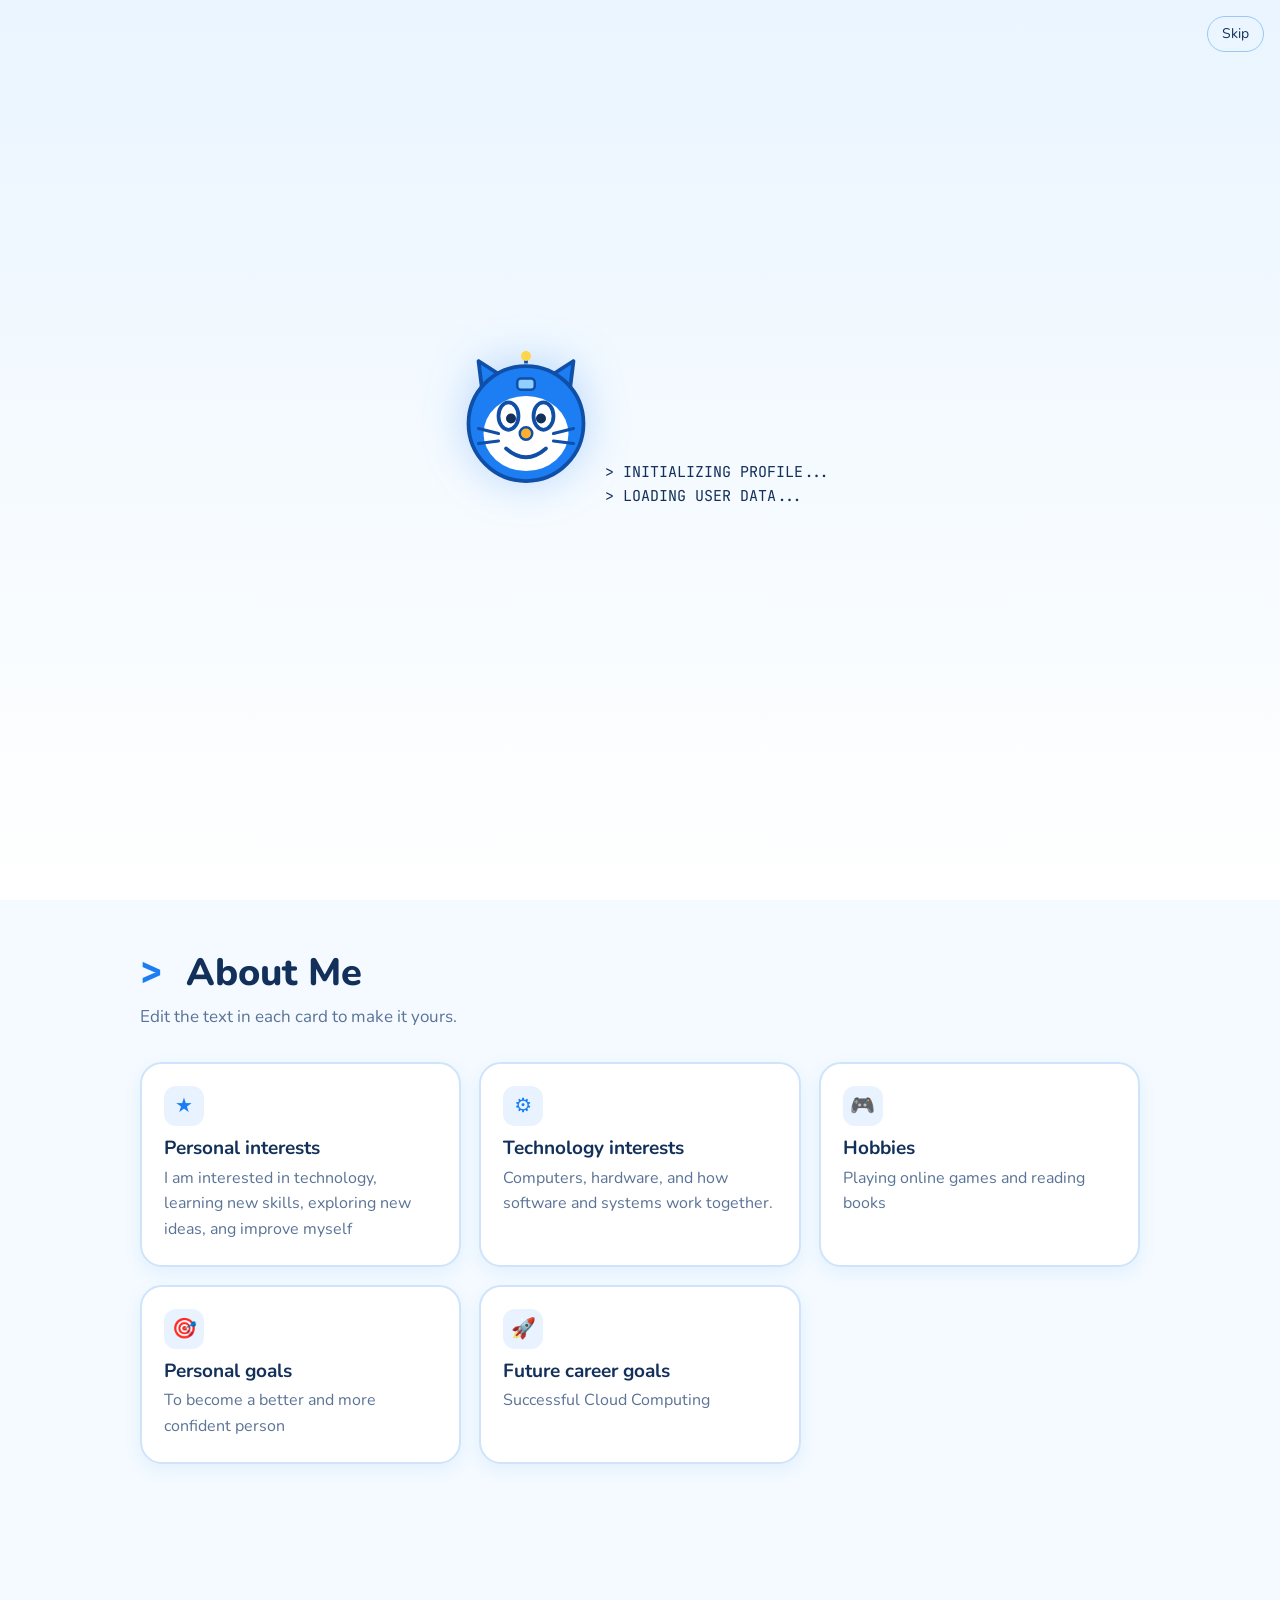
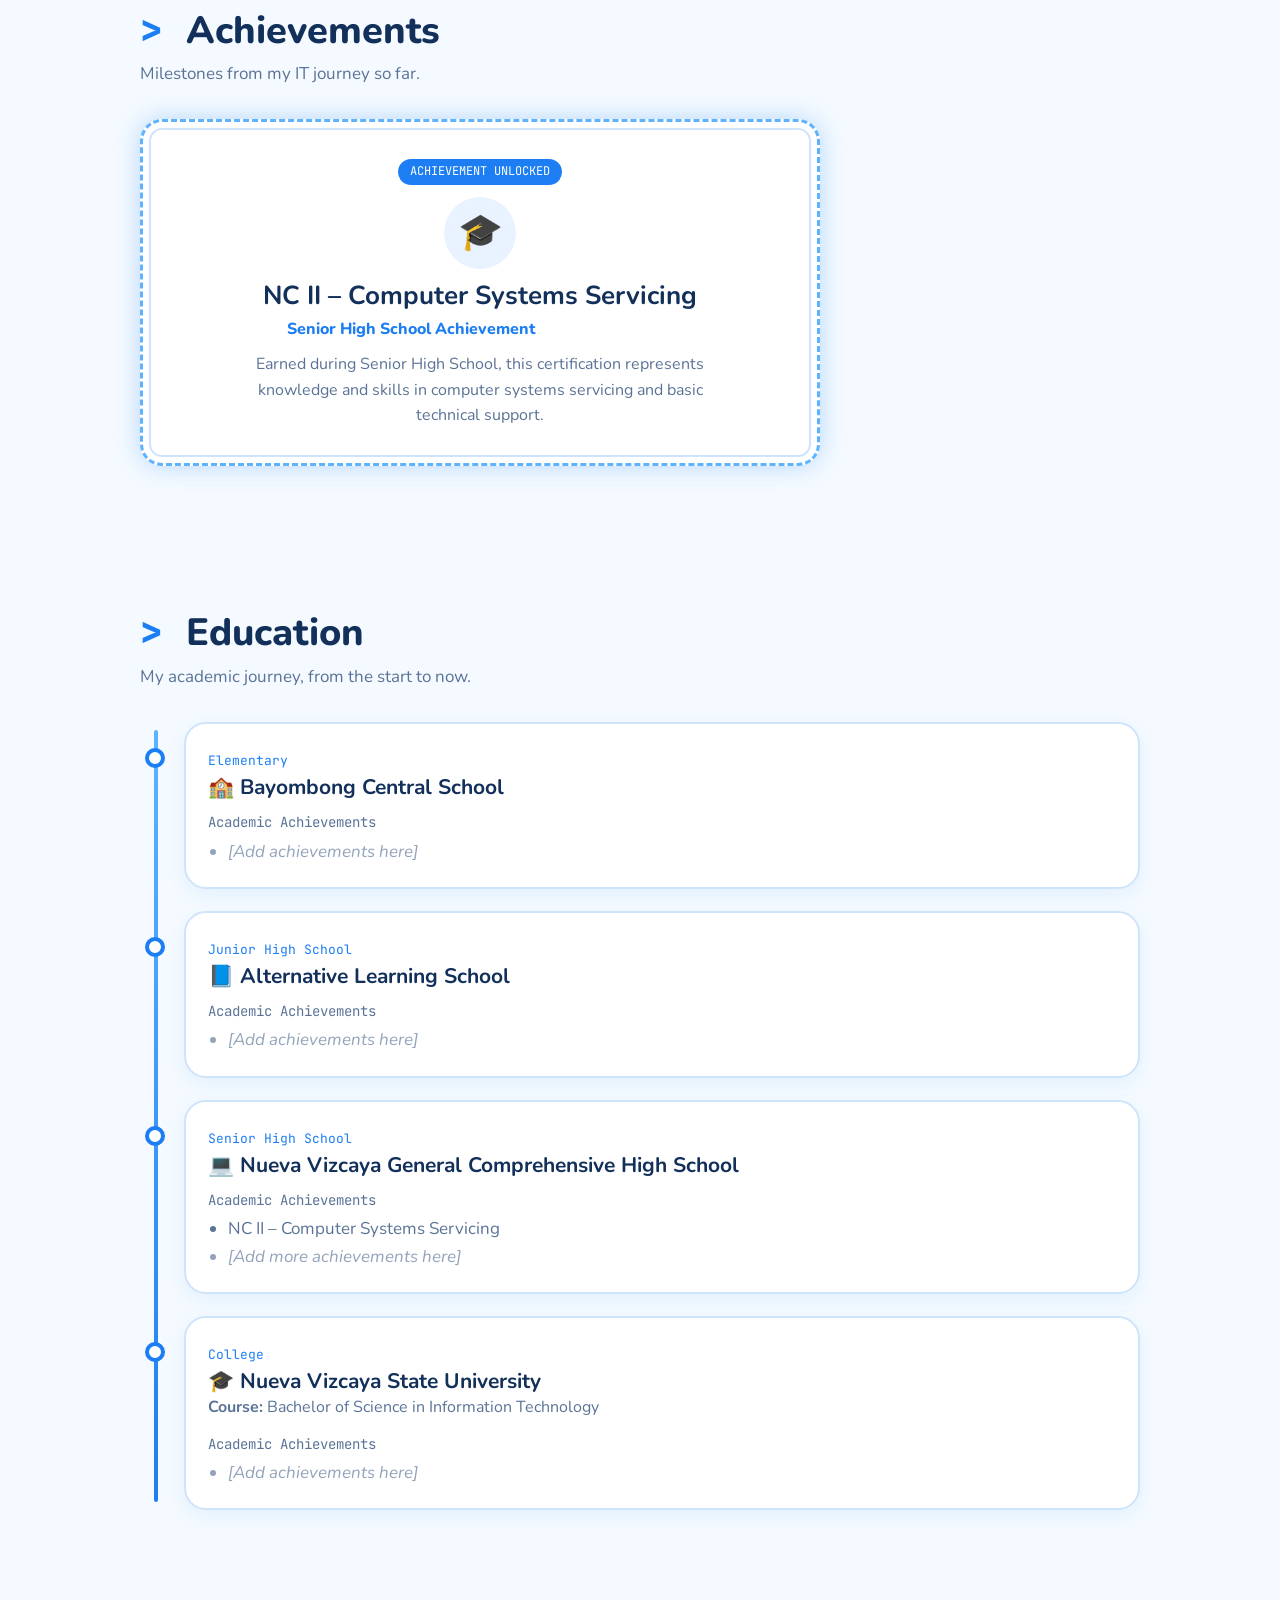
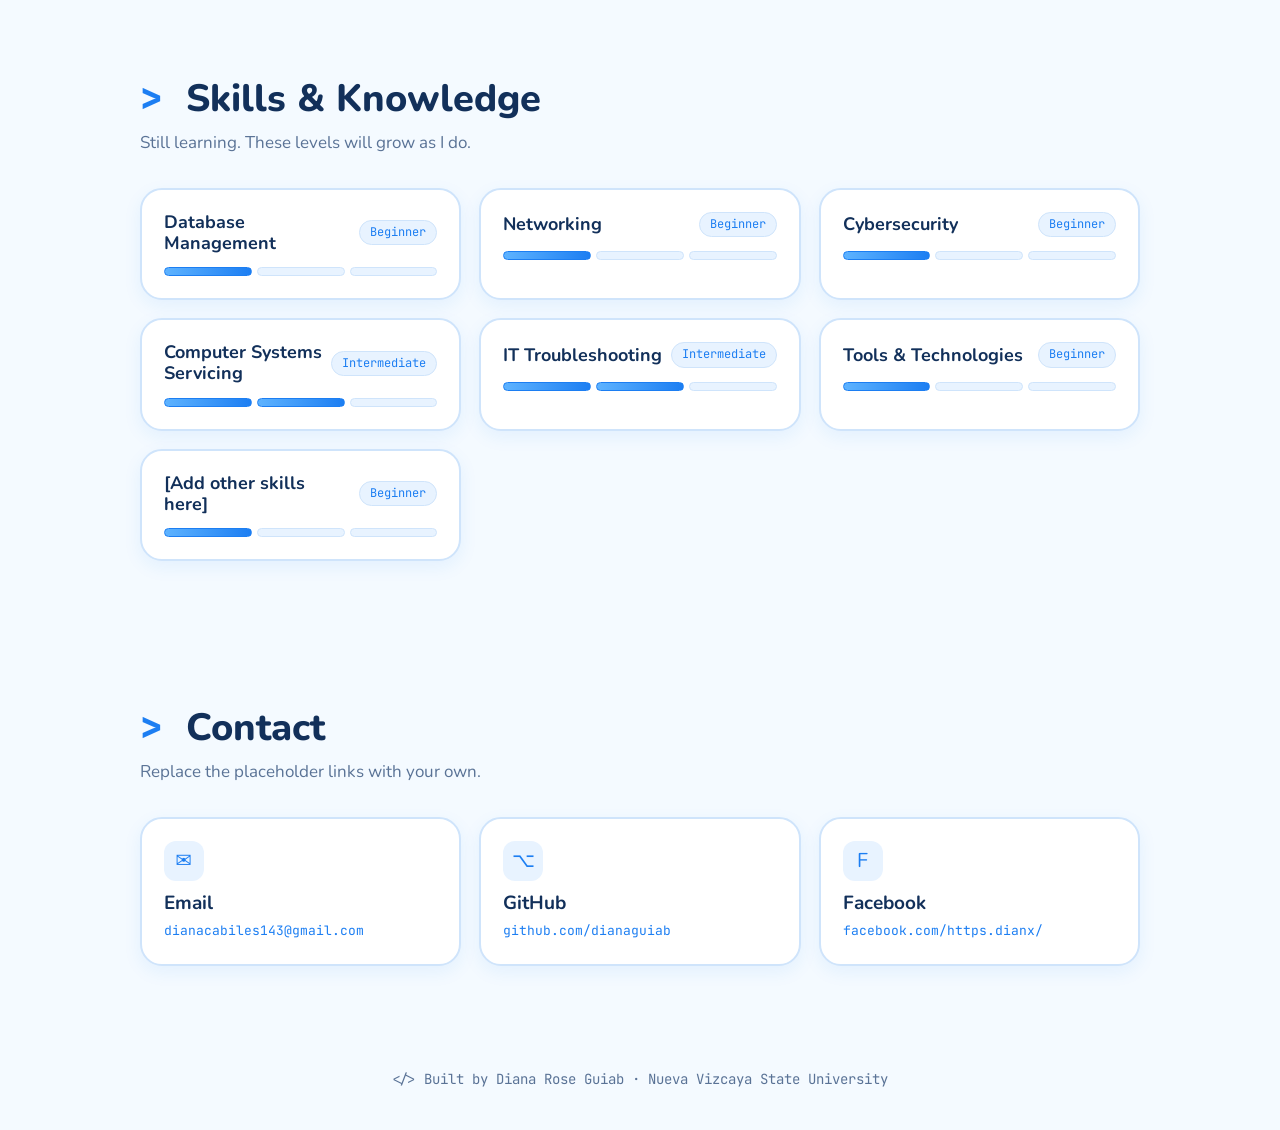
<file: index.html>
<!DOCTYPE html>
<html lang="en">
<head>
<meta charset="utf-8">
<meta name="viewport" content="width=device-width, initial-scale=1, viewport-fit=cover">
<title>Diana Rose Guian | IT Student Portfolio</title>
<link href="https://fonts.googleapis.com/css2?family=Nunito:wght@400;600;800&family=JetBrains+Mono:wght@400;700&display=swap" rel="stylesheet">
<link rel="stylesheet" href="style.css">
</head>
<body>

<!-- ===== OPENING SCREEN ===== -->
<div id="intro">
  <button id="skip" type="button">Skip</button>
  <div>
    <svg viewBox="0 0 120 120" aria-label="Robot cat logo">
      <path d="M26 40 L22 8 L50 26Z M94 40 L98 8 L70 26Z" fill="#1c7ef2" stroke="#0f4fa8" stroke-width="3" stroke-linejoin="round"/>
      <line x1="60" y1="10" x2="60" y2="2" stroke="#0f4fa8" stroke-width="3"/><circle cx="60" cy="4" r="4" fill="#ffd54a"/>
      <circle cx="60" cy="58" r="46" fill="#1c7ef2" stroke="#0f4fa8" stroke-width="3"/>
      <ellipse cx="60" cy="66" rx="34" ry="30" fill="#fff"/>
      <rect x="53" y="22" width="14" height="9" rx="3" fill="#8fd0ff" stroke="#0f4fa8" stroke-width="2"/>
      <ellipse cx="46" cy="52" rx="8" ry="11" fill="#fff" stroke="#0f4fa8" stroke-width="3"/><ellipse cx="74" cy="52" rx="8" ry="11" fill="#fff" stroke="#0f4fa8" stroke-width="3"/>
      <circle cx="48" cy="54" r="4" fill="#12305a"/><circle cx="72" cy="54" r="4" fill="#12305a"/>
      <circle cx="60" cy="66" r="5" fill="#ffb02e" stroke="#0f4fa8" stroke-width="2"/>
      <path d="M44 78 Q60 92 76 78" fill="none" stroke="#0f4fa8" stroke-width="3" stroke-linecap="round"/>
      <path d="M22 62 L38 66 M22 74 L38 72 M98 62 L82 66 M98 74 L82 72" stroke="#0f4fa8" stroke-width="2.5" stroke-linecap="round"/>
    </svg>
    <div id="boot" class="mono" aria-live="polite"></div>
  </div>
</div>

<!-- ===== NAV ===== -->
<nav>
  <div class="nav-in">
    <a class="brand" href="#home"><svg viewBox="0 0 120 120"><circle cx="60" cy="60" r="50" fill="#1c7ef2"/><ellipse cx="60" cy="68" rx="34" ry="28" fill="#fff"/><circle cx="46" cy="54" r="6" fill="#12305a"/><circle cx="74" cy="54" r="6" fill="#12305a"/><circle cx="60" cy="68" r="5" fill="#ffb02e"/></svg>drg.dev</a>
    <button id="burger" type="button" aria-label="Menu" aria-expanded="false">☰</button>
    <ul class="links" id="links">
      <li><a href="#home">Home</a></li><li><a href="#about">About Me</a></li><li><a href="#achievements">Achievements</a></li>
      <li><a href="#education">Education</a></li><li><a href="#skills">Skills</a></li><li><a href="#contact">Contact</a></li>
    </ul>
  </div>
</nav>

<main>
<!-- ===== HOME ===== -->
<section id="home">
  <div>
    <p class="tag mono">&gt; Welcome to my digital profile<span class="cursor"></span></p>
    <h1>Hello! I'm Diana Rose Guiab </h1>
    <p class="intro">An aspiring Information Technology professional who enjoys learning about technology, computers, and cybersecurity while continuously developing new skills.</p>
    <div class="facts">
      <div><b>name</b>Diana Rose Guiab</div>
      <div><b>age</b>28</div>
      <div><b>school</b>Nueva Vizcaya State University</div>
      <div><b>course</b>Bachelor of Science in Information Technology</div>
    </div>
    <a class="btn" href="#achievements">See my achievements</a><a class="btn alt" href="#contact">Get in touch</a>
  </div>
  <!-- To use your photo: set src below, e.g. <img src="me.jpg"> and remove the span -->
  <div class="pic" id="pic"><img src="066388daf9704ce455fc482f1f313046_0.jpeg" id="picimg" alt="Photo of Diana Rose Guiab"><span id="picph">&lt;/&gt;<br>Your photo goes here</span></div>
</section>

<!-- ===== ABOUT ===== -->
<section id="about">
  <h2>About Me</h2><p class="sub">Edit the text in each card to make it yours.</p>
  <div class="grid">
    <div class="card"><div class="ico">★</div><h3>Personal interests</h3><p>I am interested in technology, learning new skills, exploring new ideas, ang improve myself</p></div>
    <div class="card"><div class="ico">⚙</div><h3>Technology interests</h3><p>Computers, hardware, and how software and systems work together.</p></div>
    <div class="card"><div class="ico">🎮</div><h3>Hobbies</h3><p>Playing online games and reading books</p></div>
    <div class="card"><div class="ico">🎯</div><h3>Personal goals</h3><p>To become a better and more confident person</p></div>
    <div class="card"><div class="ico">🚀</div><h3>Future career goals</h3><p>Successful Cloud Computing</p></div>
  </div>
</section>

<!-- ===== ACHIEVEMENTS ===== -->
<section id="achievements">
  <h2>Achievements</h2><p class="sub">Milestones from my IT journey so far.</p>
  <div class="card cert">
    <span class="unlock mono">ACHIEVEMENT UNLOCKED</span>
    <div class="ico">🎓</div>
    <h3>NC II – Computer Systems Servicing</h3>
    <p class="lvl">Senior High School Achievement</p>
    <p>Earned during Senior High School, this certification represents knowledge and skills in computer systems servicing and basic technical support.</p>
  </div>
</section>

<!-- ===== EDUCATION ===== -->
<section id="education">
  <h2>Education</h2><p class="sub">My academic journey, from the start to now.</p>
  <div class="tl">
    <div class="step"><span class="dot"></span><div class="card">
      <span class="lv mono">Elementary</span><h3><span class="em">🏫</span> Bayombong Central School</h3>
      <h4>Academic Achievements</h4><ul><li class="todo">[Add achievements here]</li></ul></div></div>
    <div class="step"><span class="dot"></span><div class="card">
      <span class="lv mono">Junior High School</span><h3><span class="em">📘</span> Alternative Learning School</h3>
      <h4>Academic Achievements</h4><ul><li class="todo">[Add achievements here]</li></ul></div></div>
    <div class="step"><span class="dot"></span><div class="card">
      <span class="lv mono">Senior High School</span><h3><span class="em">💻</span> Nueva Vizcaya General Comprehensive High School</h3>
      <h4>Academic Achievements</h4><ul><li>NC II – Computer Systems Servicing</li><li class="todo">[Add more achievements here]</li></ul></div></div>
    <div class="step"><span class="dot"></span><div class="card">
      <span class="lv mono">College</span><h3><span class="em">🎓</span> Nueva Vizcaya State University</h3>
      <p><b>Course:</b> Bachelor of Science in Information Technology</p>
      <h4>Academic Achievements</h4><ul><li class="todo">[Add achievements here]</li></ul></div></div>
  </div>
</section>

<!-- ===== SKILLS ===== -->
<!-- Change a skill level by editing data-level (1 = Beginner, 2 = Intermediate, 3 = Advanced) -->
<section id="skills">
  <h2>Skills &amp; Knowledge</h2><p class="sub">Still learning. These levels will grow as I do.</p>
  <div class="grid" id="skillgrid">
    <div class="card skill" data-name="Database Management" data-level="1"></div>
    <div class="card skill" data-name="Networking" data-level="1"></div>
    <div class="card skill" data-name="Cybersecurity" data-level="1"></div>
    <div class="card skill" data-name="Computer Systems Servicing" data-level="2"></div>
    <div class="card skill" data-name="IT Troubleshooting" data-level="2"></div>
    <div class="card skill" data-name="Tools &amp; Technologies" data-level="1"></div>
    <div class="card skill" data-name="[Add other skills here]" data-level="1"></div>
  </div>
</section>

<!-- ===== CONTACT ===== -->
<section id="contact" class="contact">
  <h2>Contact</h2><p class="sub">Replace the placeholder links with your own.</p>
  <div class="grid">
    <a class="card" href="dianacabiles143@gmail.com"><div class="ico">✉</div><h3>Email</h3><b>dianacabiles143@gmail.com</b></a>
    <a class="card" href="https://github.com/dianaguiab" target="dianaguiab" rel="noopener"><div class="ico">⌥</div><h3>GitHub</h3><b>github.com/dianaguiab</b></a>
    <a class="card" href="https://www.facebook.com/https.dianx" ><div class="ico">F</div><h3>Facebook</h3><b>facebook.com/https.dianx/</b></a>
  </div>
</section>
</main>
<footer class="mono">&lt;/&gt; Built by Diana Rose Guiab · Nueva Vizcaya State University</footer>

<script src="script.js"></script>
</body>
</html>
</file>
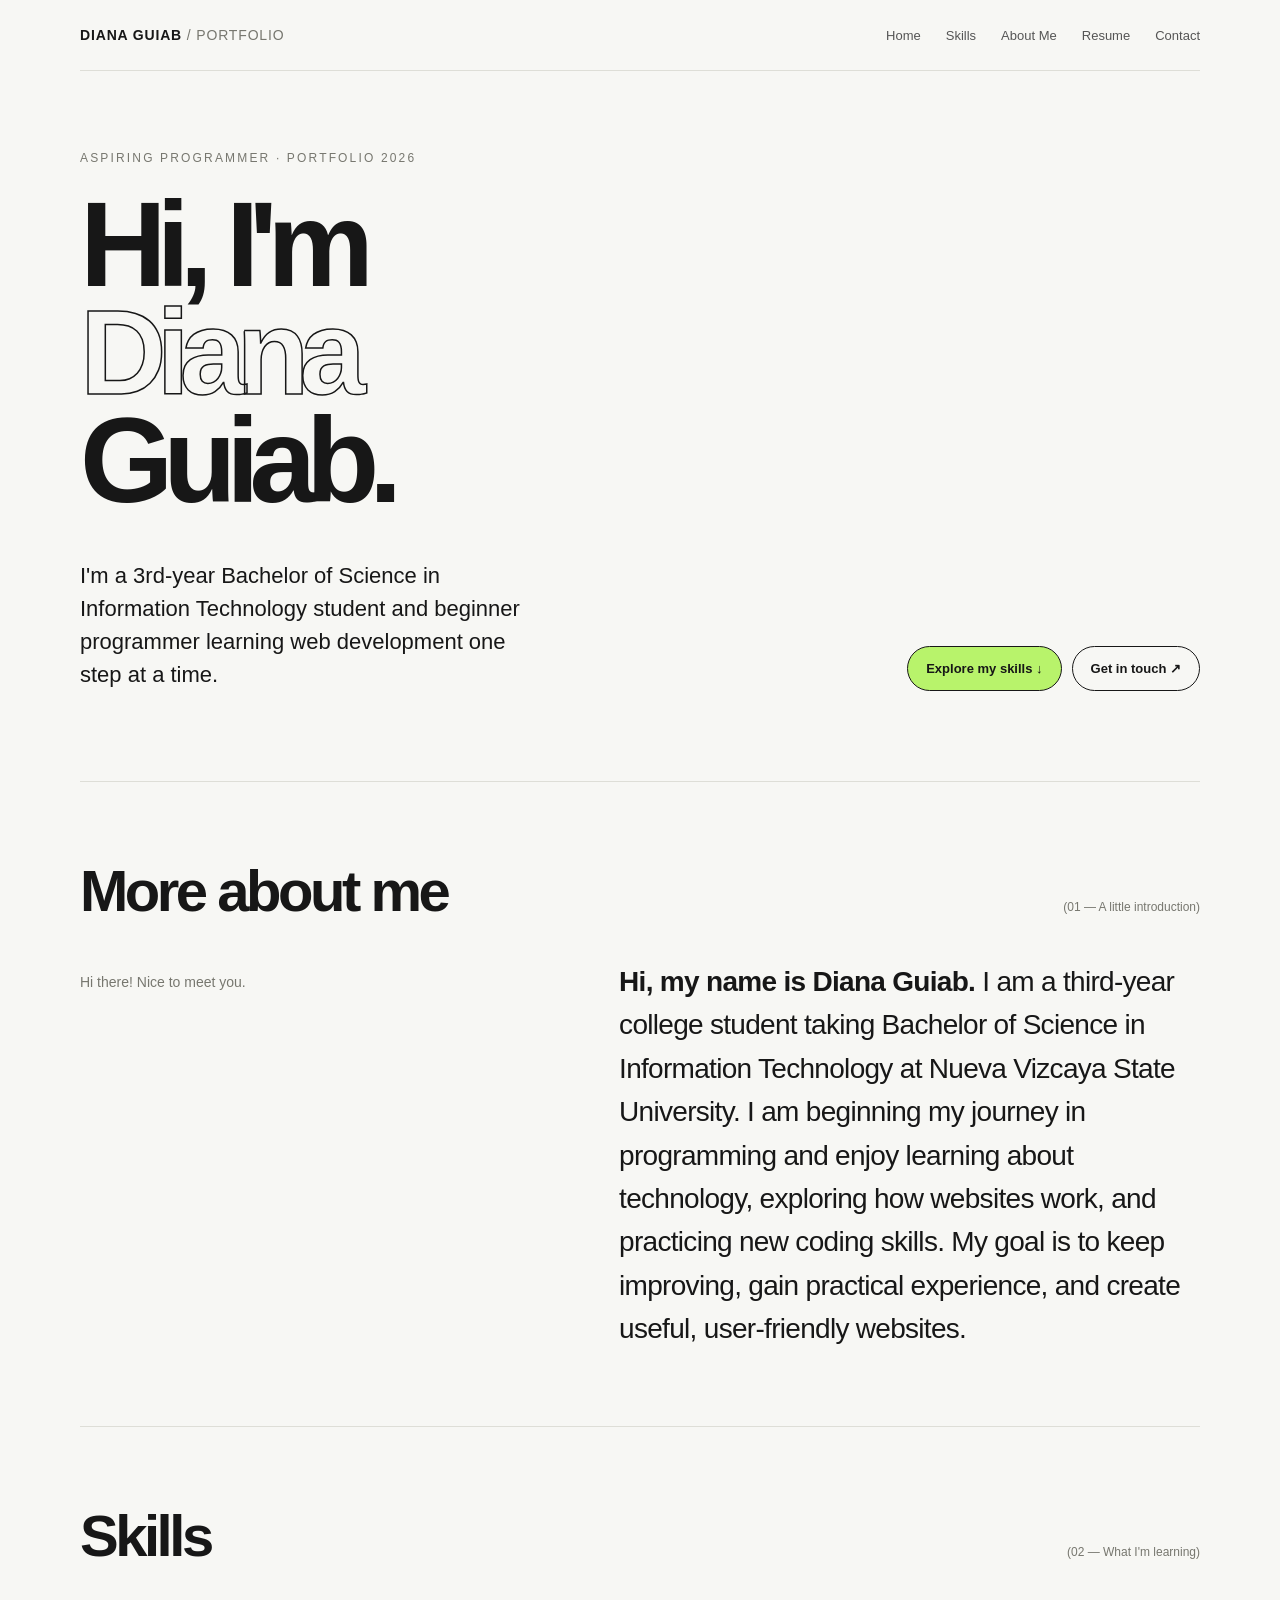
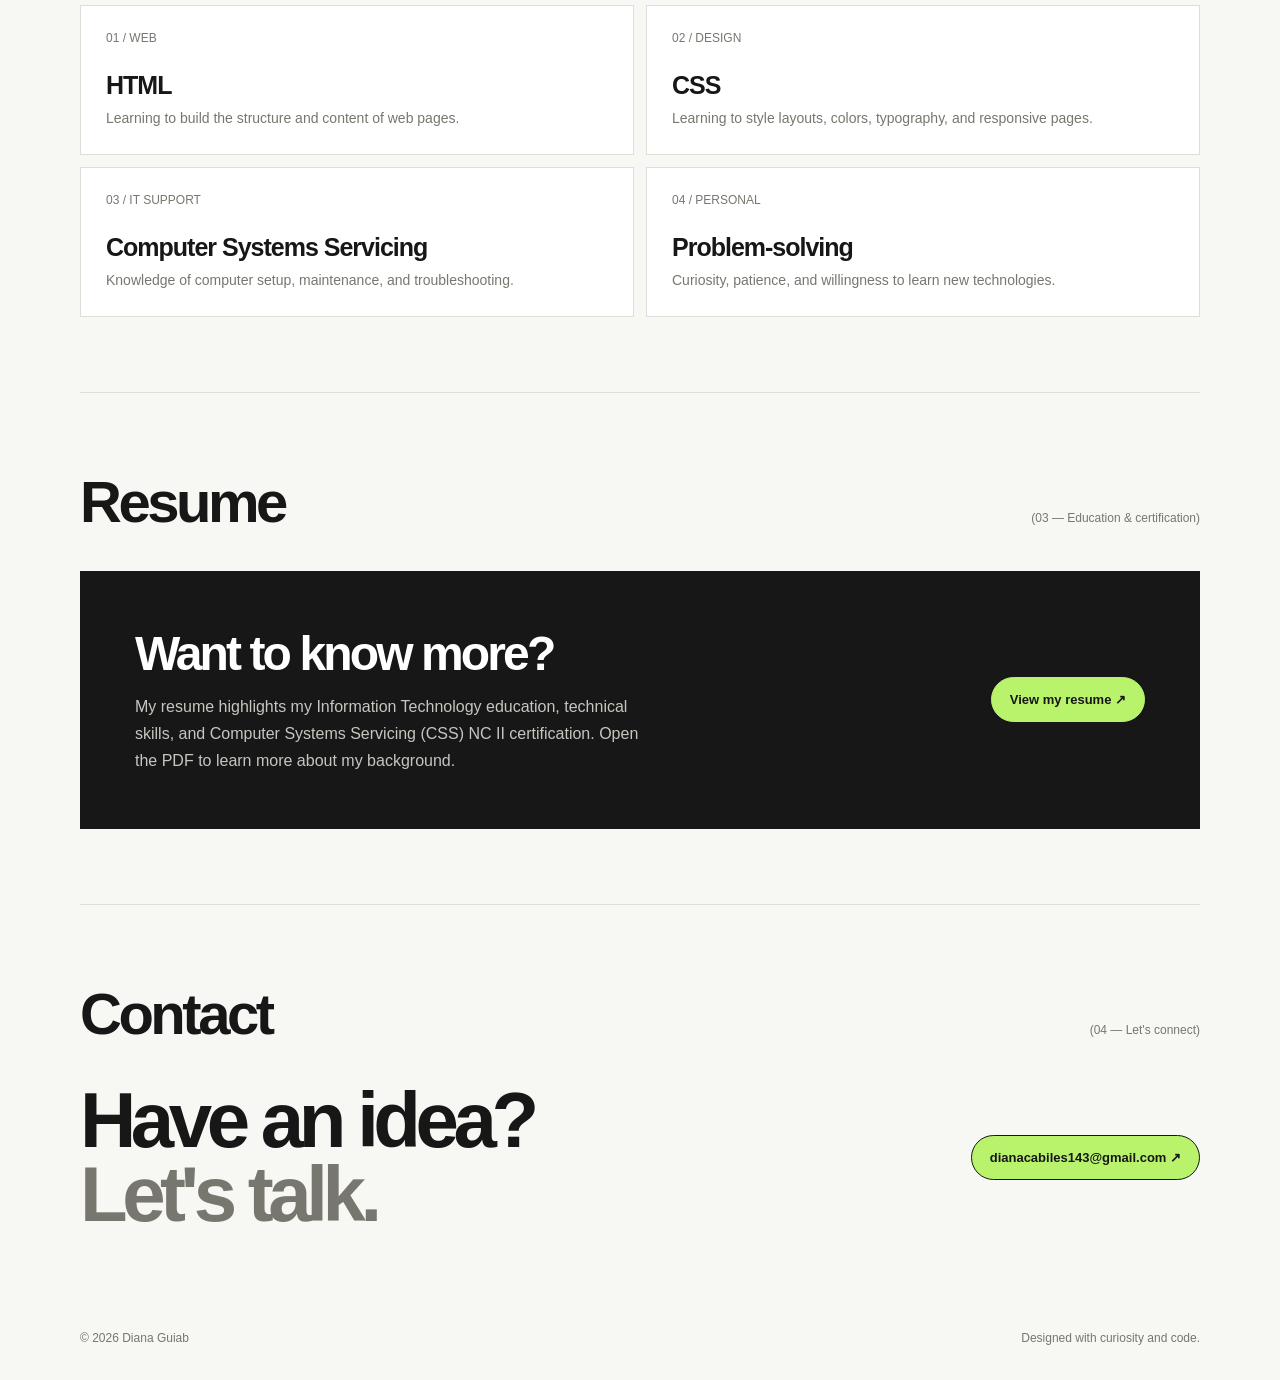
<file: index.html.html>
<!DOCTYPE html>
<html lang="en">
<head>
  <meta charset="UTF-8">
  <meta name="viewport" content="width=device-width, initial-scale=1.0">
  <meta name="description" content="Diana Guiab — aspiring programmer and BS Information Technology student.">
  <title>Diana Guiab | Programmer Portfolio</title>

  <style>
    :root {
      --bg: #f7f7f4;
      --ink: #171717;
      --muted: #77776f;
      --line: #deded7;
      --accent: #b8f36b;
      --card: #ffffff;
    }

    * { box-sizing: border-box; }

    html { scroll-behavior: smooth; }

    body {
      margin: 0;
      background: var(--bg);
      color: var(--ink);
      font-family: Arial, Helvetica, sans-serif;
    }

    a { color: inherit; text-decoration: none; }

    .wrap {
      width: min(1120px, calc(100% - 44px));
      margin: auto;
    }

    header {
      display: flex;
      justify-content: space-between;
      align-items: center;
      padding: 27px 0;
      border-bottom: 1px solid var(--line);
    }

    .brand {
      font-size: 14px;
      font-weight: 800;
      letter-spacing: .06em;
    }

    .brand span {
      color: var(--muted);
      font-weight: 400;
    }

    nav {
      display: flex;
      gap: 25px;
      font-size: 13px;
      color: #555;
    }

    nav a:hover { color: #648c2b; }

    .nav-toggle {
      display: none;
      background: none;
      border: 0;
      font-size: 24px;
      cursor: pointer;
    }

    .hero {
      min-height: 570px;
      display: flex;
      flex-direction: column;
      justify-content: center;
      padding: 80px 0 90px;
    }

    .eyebrow {
      font-size: 12px;
      letter-spacing: .18em;
      text-transform: uppercase;
      color: var(--muted);
      margin: 0 0 25px;
    }

    h1 {
      font-size: clamp(58px, 10vw, 120px);
      letter-spacing: -.085em;
      line-height: .9;
      margin: 0;
      max-width: 850px;
      font-weight: 750;
    }

    h1 .outline {
      color: transparent;
      -webkit-text-stroke: 1.5px var(--ink);
    }

    .hero-bottom {
      display: flex;
      justify-content: space-between;
      align-items: end;
      gap: 25px;
      margin-top: 45px;
    }

    .intro {
      font-size: clamp(17px, 2vw, 22px);
      line-height: 1.5;
      max-width: 440px;
      margin: 0;
    }

    .hero-links {
      display: flex;
      gap: 10px;
      flex-wrap: wrap;
    }

    .btn {
      display: inline-flex;
      align-items: center;
      gap: 10px;
      padding: 14px 18px;
      border: 1px solid var(--ink);
      border-radius: 100px;
      font-size: 13px;
      font-weight: 700;
      transition: .2s;
    }

    .btn.primary {
      background: var(--accent);
    }

    .btn:hover {
      transform: translateY(-2px);
    }

    section {
      padding: 75px 0;
      border-top: 1px solid var(--line);
      scroll-margin-top: 20px;
    }

    .section-head {
      display: flex;
      justify-content: space-between;
      gap: 20px;
      align-items: baseline;
      margin-bottom: 36px;
    }

    .section-head h2 {
      font-size: clamp(35px, 5vw, 58px);
      letter-spacing: -.06em;
      margin: 0;
    }

    .section-head p {
      font-size: 12px;
      color: var(--muted);
      margin: 0;
    }

    .about-grid {
      display: grid;
      grid-template-columns: 1fr 1.2fr;
      gap: 55px;
    }

    .about-kicker {
      font-size: 14px;
      color: var(--muted);
    }

    .about-copy {
      font-size: clamp(19px, 2.5vw, 28px);
      line-height: 1.55;
      letter-spacing: -.025em;
      margin: 0;
    }

    .about-copy strong { font-weight: 700; }

    .skills-grid {
      display: grid;
      grid-template-columns: repeat(2, 1fr);
      gap: 12px;
    }

    .skill {
      padding: 25px;
      background: var(--card);
      border: 1px solid var(--line);
      min-height: 150px;
      display: flex;
      flex-direction: column;
      justify-content: space-between;
    }

    .skill-num {
      font-size: 12px;
      color: var(--muted);
    }

    .skill h3 {
      font-size: 25px;
      letter-spacing: -.04em;
      margin: 24px 0 8px;
    }

    .skill p {
      margin: 0;
      color: var(--muted);
      font-size: 14px;
      line-height: 1.5;
    }

    .resume-panel {
      background: var(--ink);
      color: #fff;
      padding: clamp(28px, 5vw, 55px);
      display: flex;
      justify-content: space-between;
      align-items: center;
      gap: 25px;
    }

    .resume-panel h3 {
      font-size: clamp(30px, 4vw, 48px);
      letter-spacing: -.06em;
      margin: 0 0 12px;
    }

    .resume-panel p {
      color: #c6c6c0;
      line-height: 1.7;
      max-width: 520px;
      margin: 0;
    }

    .resume-panel .btn {
      background: var(--accent);
      color: var(--ink);
      border-color: var(--accent);
      white-space: nowrap;
    }

    .contact-row {
      display: flex;
      justify-content: space-between;
      align-items: center;
      gap: 25px;
      flex-wrap: wrap;
    }

    .contact-row h2 {
      font-size: clamp(40px, 7vw, 78px);
      letter-spacing: -.07em;
      line-height: .95;
      margin: 0;
      max-width: 650px;
    }

    .contact-row h2 span { color: var(--muted); }

    footer {
      padding: 25px 0 35px;
      display: flex;
      justify-content: space-between;
      gap: 15px;
      color: var(--muted);
      font-size: 12px;
    }

    @media (max-width: 650px) {
      .wrap { width: calc(100% - 32px); }

      header { padding: 20px 0; }

      .nav-toggle { display: block; }

      nav {
        display: none;
        position: absolute;
        z-index: 5;
        top: 65px;
        left: 16px;
        right: 16px;
        padding: 20px;
        background: var(--card);
        border: 1px solid var(--line);
        flex-direction: column;
        gap: 18px;
      }

      nav.open { display: flex; }

      .hero {
        min-height: 540px;
        padding: 65px 0;
      }

      .hero-bottom {
        align-items: flex-start;
        flex-direction: column;
      }

      .section-head {
        align-items: flex-start;
        flex-direction: column;
      }

      .about-grid {
        grid-template-columns: 1fr;
        gap: 20px;
      }

      .skills-grid { grid-template-columns: 1fr; }

      .skill { min-height: 125px; }

      .resume-panel {
        align-items: flex-start;
        flex-direction: column;
      }

      .contact-row {
        align-items: flex-start;
        flex-direction: column;
      }

      footer { flex-direction: column; }
    }
  </style>
</head>

<body>
  <div class="wrap">
    <header>
      <a class="brand" href="#home">
        DIANA GUIAB <span>/ PORTFOLIO</span>
      </a>

      <button class="nav-toggle"
        aria-label="Open navigation"
        aria-expanded="false"
        onclick="toggleNav()">☰</button>

      <nav id="nav">
        <a href="#home" onclick="closeNav()">Home</a>
        <a href="#skills" onclick="closeNav()">Skills</a>
        <a href="#about" onclick="closeNav()">About Me</a>
        <a href="#resume" onclick="closeNav()">Resume</a>
        <a href="#contact" onclick="closeNav()">Contact</a>
      </nav>
    </header>

    <main>
      <section class="hero" id="home" style="border-top:0">
        <p class="eyebrow">Aspiring Programmer · Portfolio 2026</p>

        <h1>Hi, I'm<br><span class="outline">Diana</span><br>Guiab.</h1>

        <div class="hero-bottom">
          <p class="intro">
            I'm a 3rd-year Bachelor of Science in Information Technology
            student and beginner programmer learning web development
            one step at a time.
          </p>

          <div class="hero-links">
            <a class="btn primary" href="#skills">Explore my skills ↓</a>
            <a class="btn" href="#contact">Get in touch ↗</a>
          </div>
        </div>
      </section>

      <section id="about">
        <div class="section-head">
          <h2>More about me</h2>
          <p>(01 — A little introduction)</p>
        </div>

        <div class="about-grid">
          <p class="about-kicker">Hi there! Nice to meet you.</p>

          <p class="about-copy">
            <strong>Hi, my name is Diana Guiab.</strong>
            I am a third-year college student taking Bachelor of Science
            in Information Technology at Nueva Vizcaya State University.
            I am beginning my journey in programming and enjoy learning
            about technology, exploring how websites work, and practicing
            new coding skills. My goal is to keep improving, gain practical
            experience, and create useful, user-friendly websites.
          </p>
        </div>
      </section>

      <section id="skills">
        <div class="section-head">
          <h2>Skills</h2>
          <p>(02 — What I'm learning)</p>
        </div>

        <div class="skills-grid">
          <article class="skill">
            <span class="skill-num">01 / WEB</span>
            <div>
              <h3>HTML</h3>
              <p>Learning to build the structure and content of web pages.</p>
            </div>
          </article>

          <article class="skill">
            <span class="skill-num">02 / DESIGN</span>
            <div>
              <h3>CSS</h3>
              <p>Learning to style layouts, colors, typography, and responsive pages.</p>
            </div>
          </article>

          <article class="skill">
            <span class="skill-num">03 / IT SUPPORT</span>
            <div>
              <h3>Computer Systems Servicing</h3>
              <p>Knowledge of computer setup, maintenance, and troubleshooting.</p>
            </div>
          </article>

          <article class="skill">
            <span class="skill-num">04 / PERSONAL</span>
            <div>
              <h3>Problem-solving</h3>
              <p>Curiosity, patience, and willingness to learn new technologies.</p>
            </div>
          </article>
        </div>
      </section>

      <section id="resume">
        <div class="section-head">
          <h2>Resume</h2>
          <p>(03 — Education & certification)</p>
        </div>

        <div class="resume-panel">
          <div>
            <h3>Want to know more?</h3>
            <p>
              My resume highlights my Information Technology education,
              technical skills, and Computer Systems Servicing (CSS) NC II
              certification. Open the PDF to learn more about my background.
            </p>
          </div>

          <a class="btn" href="resume.pdf" target="_blank" rel="noopener">
            View my resume ↗
          </a>
        </div>
      </section>

      <section id="contact">
        <div class="section-head">
          <h2>Contact</h2>
          <p>(04 — Let's connect)</p>
        </div>

        <div class="contact-row">
          <h2>Have an idea?<br><span>Let's talk.</span></h2>

          <a class="btn primary"
             href="mailto:dianacabiles143@gmail.com">
            dianacabiles143@gmail.com ↗
          </a>
        </div>
      </section>
    </main>

    <footer>
      <span>© 2026 Diana Guiab</span>
      <span>Designed with curiosity and code.</span>
    </footer>
  </div>

  <script>
    function toggleNav() {
      const nav = document.getElementById('nav');
      const btn = document.querySelector('.nav-toggle');

      nav.classList.toggle('open');
      btn.setAttribute(
        'aria-expanded',
        nav.classList.contains('open')
      );
    }

    function closeNav() {
      const nav = document.getElementById('nav');
      const btn = document.querySelector('.nav-toggle');

      nav.classList.remove('open');
      btn.setAttribute('aria-expanded', 'false');
    }
  </script>
</body>
</html>
</file>
<file: style.css>
:root{--bg:#f4faff;--card:#fff;--ink:#12305a;--mute:#5a7396;--blue:#1c7ef2;--blue2:#5eb3ff;--line:#cfe4fb;--glow:rgba(28,126,242,.28);--tint:#e8f3ff;
box-sizing:border-box;padding-top:env(safe-area-inset-top,0px);padding-bottom:env(safe-area-inset-bottom,0px)}
@media (prefers-color-scheme:dark){:root:not([data-theme="light"]){--bg:#0d1b30;--card:#14284a;--ink:#e6f1ff;--mute:#9bb6dc;--line:#2a4a7a;--tint:#183257;--glow:rgba(94,179,255,.35)}}
:root[data-theme="dark"]{--bg:#0d1b30;--card:#14284a;--ink:#e6f1ff;--mute:#9bb6dc;--line:#2a4a7a;--tint:#183257;--glow:rgba(94,179,255,.35)}
*{box-sizing:border-box}
html{scroll-behavior:smooth;scroll-padding-top:calc(80px + env(safe-area-inset-top,0px));height:100%}
body{margin:0;background:var(--bg);color:var(--ink);font:400 17px/1.6 Nunito,system-ui,sans-serif;min-height:100%}
.mono{font-family:'JetBrains Mono',ui-monospace,monospace}
h1,h2,h3{line-height:1.15;margin:0}
section{max-width:1040px;margin:0 auto;padding:72px 20px}
h2{font-size:clamp(28px,4vw,38px);font-weight:800;margin-bottom:8px}
h2::before{content:"> ";color:var(--blue);font-family:'JetBrains Mono',monospace}
.sub{color:var(--mute);margin:0 0 32px}
.card{background:var(--card);border:2px solid var(--line);border-radius:22px;padding:22px;box-shadow:0 6px 18px rgba(28,126,242,.08);transition:transform .25s,border-color .25s,box-shadow .25s,background .25s}
.card:hover{transform:translateY(-5px);border-color:var(--blue);box-shadow:0 12px 28px var(--glow);background:linear-gradient(var(--card),var(--tint))}
.ico{width:40px;height:40px;border-radius:12px;background:var(--tint);color:var(--blue);display:grid;place-items:center;font-size:20px;transition:transform .25s}
.card:hover .ico{transform:scale(1.15) rotate(-4deg)}
/* intro */
#intro{position:fixed;inset:0;z-index:100;background:linear-gradient(#eaf5ff,#fff);display:grid;place-items:center;text-align:center;clip-path:circle(150% at 50% 50%);transition:clip-path .9s ease-in-out}
#intro.done{clip-path:circle(0% at 50% 50%);pointer-events:none}
#intro svg{width:150px;height:150px;filter:drop-shadow(0 0 22px var(--glow));animation:float 1.8s ease-in-out infinite}
@keyframes float{50%{transform:translateY(-14px)}}
#boot{margin-top:18px;min-height:90px;color:#12305a;font-size:15px;text-align:left;display:inline-block}
#boot div::after{content:"";}
.cursor{display:inline-block;width:9px;height:16px;background:var(--blue);vertical-align:-2px;animation:blink 1s steps(2) infinite}
@keyframes blink{50%{opacity:0}}
#skip{position:absolute;right:16px;top:calc(16px + env(safe-area-inset-top,0px));background:none;border:1px solid #9cc7f5;color:#12305a;border-radius:99px;padding:6px 14px;cursor:pointer;font:inherit;font-size:14px}
/* nav */
nav{position:fixed;top:0;left:0;right:0;z-index:50;padding-top:env(safe-area-inset-top,0px);background:color-mix(in srgb,var(--bg) 88%,transparent);backdrop-filter:blur(10px);border-bottom:2px solid var(--line)}
.nav-in{max-width:1040px;margin:0 auto;display:flex;align-items:center;justify-content:space-between;padding:10px 20px}
.brand{font-weight:800;color:var(--blue);text-decoration:none;display:flex;gap:8px;align-items:center}
.brand svg{width:30px;height:30px}
.links{display:flex;gap:6px;list-style:none;margin:0;padding:0}
.links a{display:block;padding:6px 14px;border-radius:99px;color:var(--ink);text-decoration:none;font-weight:600;font-size:15px;border:2px solid transparent;position:relative;transition:color .2s,border-color .2s,background .2s}
.links a:hover,.links a.on{color:var(--blue);border-color:var(--line);background:var(--tint)}
#burger{display:none;background:var(--tint);border:2px solid var(--line);border-radius:12px;padding:6px 12px;font-size:20px;color:var(--blue);cursor:pointer}
@media(max-width:760px){#burger{display:block}.links{position:absolute;top:100%;left:12px;right:12px;flex-direction:column;background:var(--card);border:2px solid var(--line);border-radius:18px;padding:10px;display:none}.links.open{display:flex}}
/* hero */
#home{padding-top:130px;display:grid;grid-template-columns:1.3fr 1fr;gap:40px;align-items:center}
@media(max-width:800px){#home{grid-template-columns:1fr;text-align:center}.facts{justify-items:stretch;text-align:left}}
.tag{color:var(--blue);font-size:15px;margin:0 0 10px}
h1{font-size:clamp(36px,6vw,58px);font-weight:800}
.intro{color:var(--mute);margin:16px 0 22px;max-width:52ch}
@media(max-width:800px){.intro{margin-inline:auto}}
.facts{display:grid;gap:10px;margin-bottom:24px}
.facts div{background:var(--card);border:2px solid var(--line);border-radius:14px;padding:8px 14px;transition:.25s}
.facts div:hover{border-color:var(--blue);transform:translateX(5px);box-shadow:0 6px 16px var(--glow)}
.facts b{color:var(--blue);font-family:'JetBrains Mono',monospace;font-size:13px;display:block}
.btn{display:inline-block;background:var(--blue);color:#fff;text-decoration:none;font-weight:800;padding:12px 24px;border-radius:99px;border:2px solid var(--blue);transition:.25s;margin:4px}
.btn:hover{transform:translateY(-3px);box-shadow:0 8px 22px var(--glow);background:#0f69d6}
.btn.alt{background:transparent;color:var(--blue)}
.btn.alt:hover{background:var(--tint)}
.pic{position:relative;width:min(300px,80%);aspect-ratio:1;margin:auto;border-radius:50%;border:4px solid var(--blue);background:var(--tint);display:grid;place-items:center;box-shadow:0 0 0 12px var(--tint),0 0 40px var(--glow);transition:transform .3s;overflow:hidden}
.pic:hover{transform:scale(1.04)}
.pic img{width:100%;height:100%;object-fit:cover;display:none}
.pic span{color:var(--mute);font-size:14px;text-align:center;padding:20px}
/* about */
.grid{display:grid;grid-template-columns:repeat(auto-fit,minmax(290px,1fr));gap:18px}
.card h3{font-size:19px;margin:12px 0 6px}
.card p{margin:0;color:var(--mute);font-size:16px}
/* achievements */
.cert{max-width:680px;position:relative;text-align:center;padding:34px 28px;border-style:dashed;border-width:3px;border-color:var(--blue2);box-shadow:0 0 24px var(--glow),inset 0 0 0 6px var(--card),inset 0 0 0 8px var(--line)}
.cert:hover{border-color:var(--blue);box-shadow:0 16px 44px var(--glow),inset 0 0 0 6px var(--card),inset 0 0 0 8px var(--blue2)}
.cert .ico{width:72px;height:72px;font-size:36px;margin:0 auto 12px;border-radius:50%}
.unlock{display:inline-block;background:var(--blue);color:#fff;font-size:12px;padding:3px 12px;border-radius:99px;margin-bottom:12px}
.cert h3{font-size:26px}
.cert .lvl{color:var(--blue);font-weight:800;margin:4px 0 10px}
.cert p{margin:0 auto;max-width:48ch}
/* timeline */
.tl{position:relative;padding-left:44px}
.tl::before{content:"";position:absolute;left:14px;top:8px;bottom:8px;width:4px;border-radius:4px;background:linear-gradient(var(--blue2),var(--blue))}
.step{position:relative;margin-bottom:22px}
.dot{position:absolute;left:-39px;top:26px;width:20px;height:20px;border-radius:50%;background:var(--card);border:4px solid var(--blue);transition:.25s}
.step:hover .dot{background:var(--blue);box-shadow:0 0 0 6px var(--glow),0 0 18px var(--blue2);transform:scale(1.15)}
.step:hover .card{transform:translateX(6px) translateY(-3px);border-color:var(--blue);box-shadow:0 12px 28px var(--glow)}
.step .lv{color:var(--blue);font-size:13px}
.step h3{font-size:21px;margin:2px 0}
.step .em{display:inline-block;transition:transform .3s}
.step:hover .em{transform:translateY(-3px) rotate(8deg)}
.step h4{font-size:14px;color:var(--mute);margin:12px 0 4px;font-family:'JetBrains Mono',monospace;font-weight:400}
.step ul{margin:0;padding-left:20px;color:var(--mute)}
.todo{opacity:.65;font-style:italic}
/* skills */
.skill .top{display:flex;justify-content:space-between;align-items:center;gap:8px}
.skill h3{margin:0;font-size:18px}
.badge{font-size:12px;background:var(--tint);color:var(--blue);border:1px solid var(--line);border-radius:99px;padding:2px 10px;white-space:nowrap}
.bar{display:flex;gap:5px;margin-top:14px}
.bar i{flex:1;height:9px;border-radius:9px;background:var(--tint);border:1px solid var(--line);transition:.3s}
.bar i.on{background:linear-gradient(90deg,var(--blue2),var(--blue));border-color:var(--blue)}
.skill:hover .bar i.on{box-shadow:0 0 8px var(--blue2)}
/* contact */
.contact a.card{display:block;text-decoration:none;color:var(--ink)}
.contact a.card b{display:block;color:var(--blue);font-size:13px;font-family:'JetBrains Mono',monospace;font-weight:400}
footer{text-align:center;color:var(--mute);padding:30px 20px calc(40px + env(safe-area-inset-bottom,0px));font-size:14px}
@media(prefers-reduced-motion:reduce){*{animation:none!important;transition-duration:.01s!important}html{scroll-behavior:auto}}
</file>
